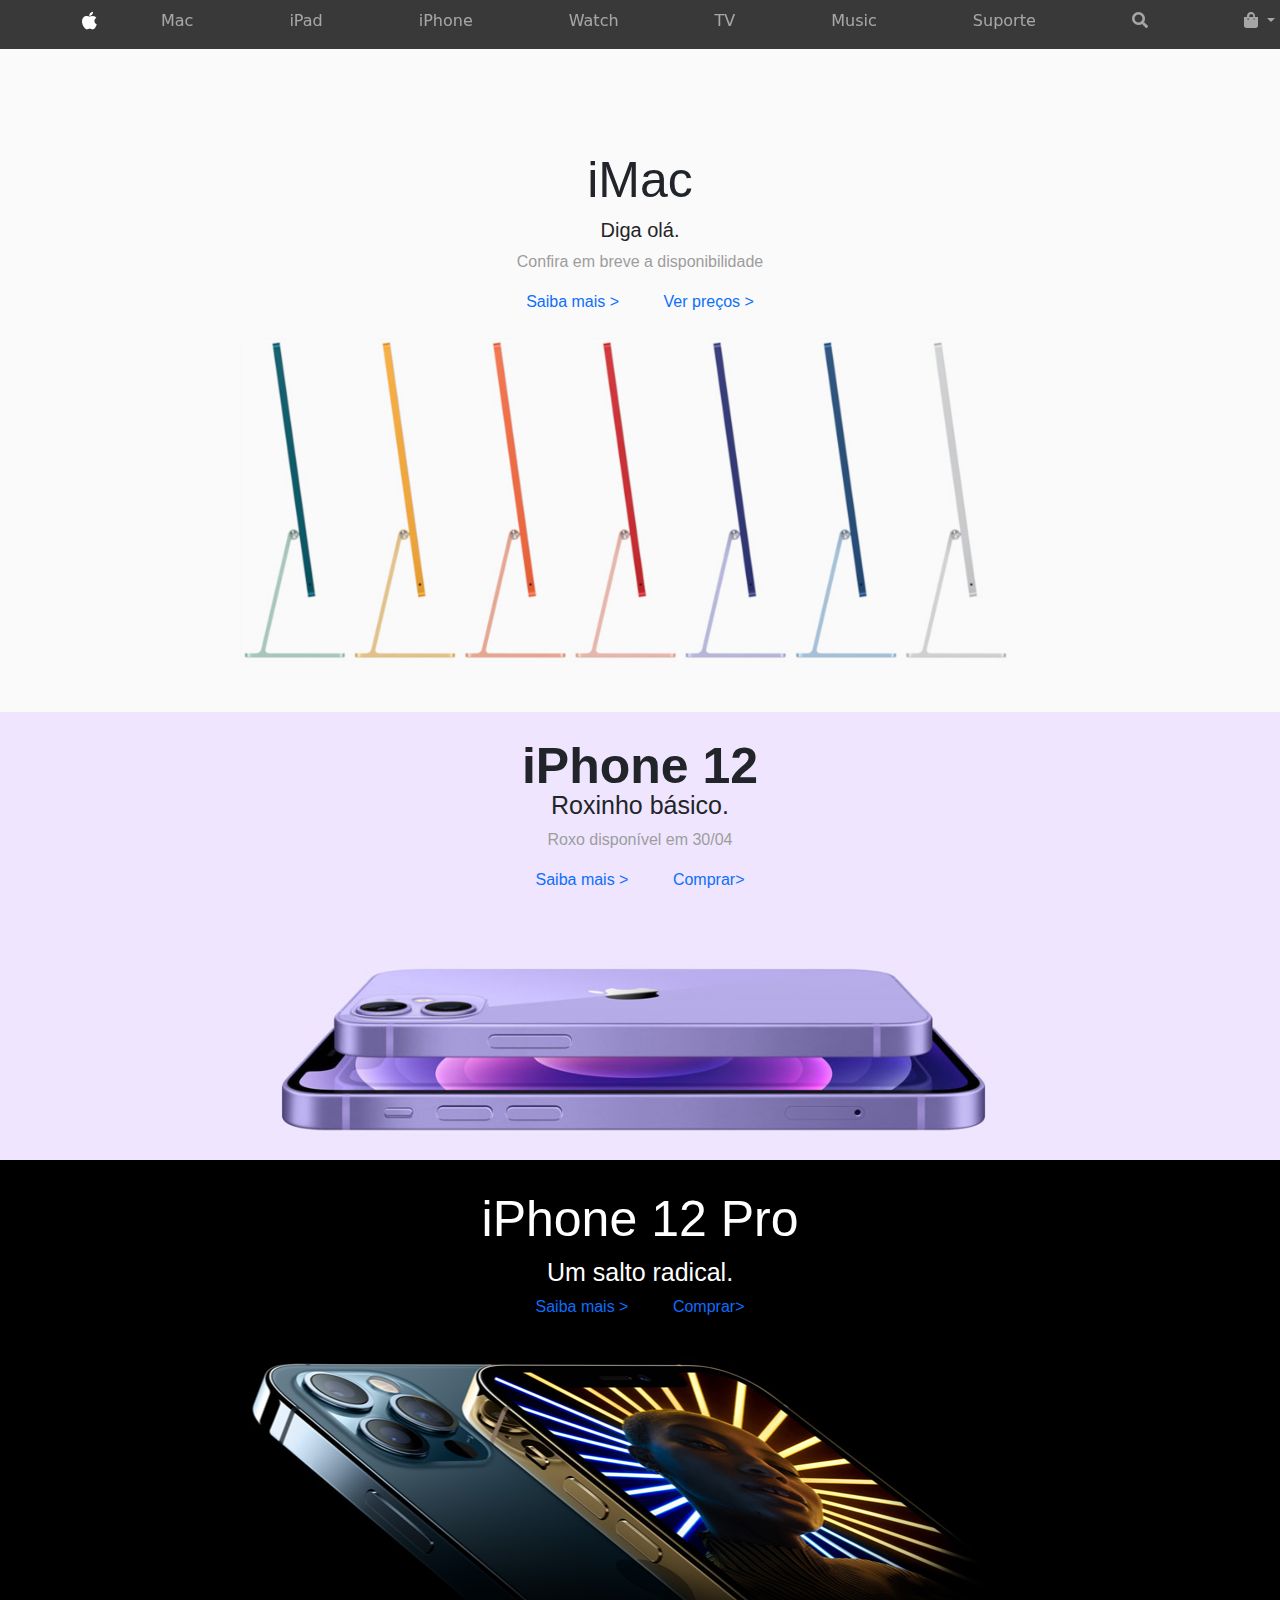
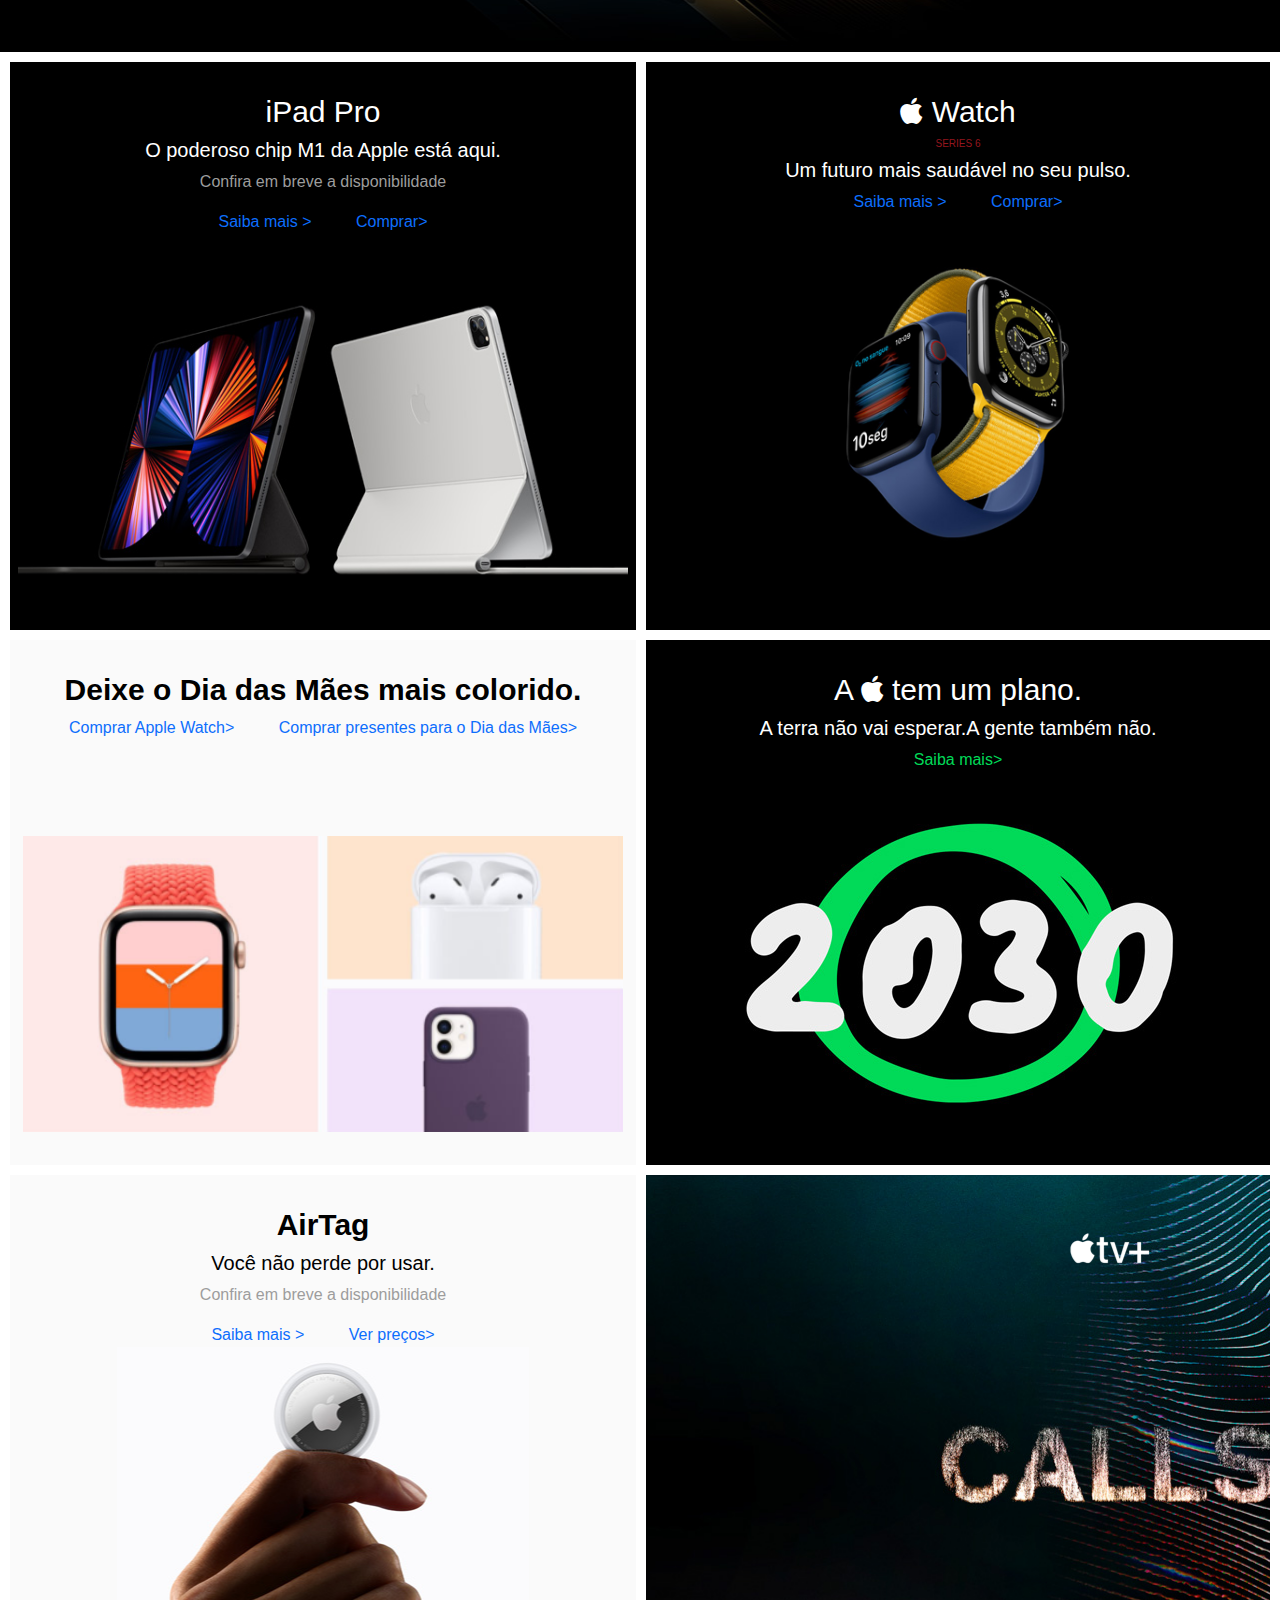
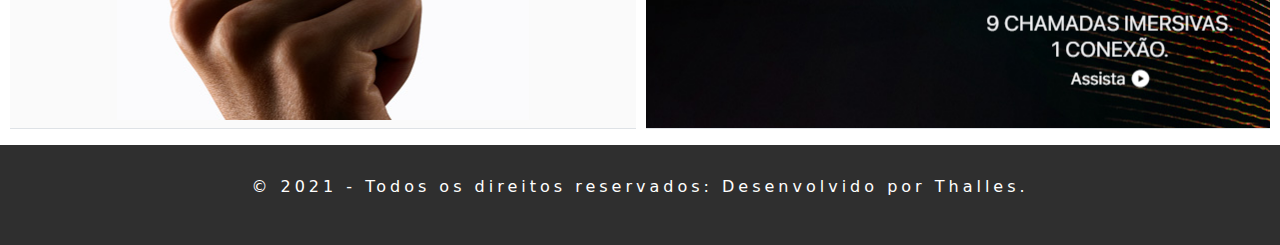
<file: index.html>
<!doctype html>
<html lang="pt-br">
  <head>
    <!-- Required meta tags -->
    <meta charset="utf-8">
    <meta name="viewport" content="width=device-width, initial-scale=1">

    <!-- Bootstrap CSS -->
    <link href="css/bootstrap.min.css" rel="stylesheet">
    <link href="css/css-autoral.css" rel="stylesheet">
    <link href="fontawesome/css/all.css" rel="stylesheet">

    
    <title>Apple (Brasil) [Réplica]</title>
  </head>
  <body>
    <nav id="barra-de-navegacao" class="navbar navbar-expand-lg navbar-dark position-fixed fixed-top w-100">
        <div class="container">
          <a class="navbar-brand" href="index.html"><i class="fab fa-apple"></i></a>
          <button class="navbar-toggler" type="button" data-bs-toggle="collapse" data-bs-target="#navbarSupportedContent" aria-controls="navbarSupportedContent" aria-expanded="false" aria-label="Toggle navigation">
            <span class="navbar-toggler-icon"></span>
          </button>
          <div class="collapse navbar-collapse" id="navbarSupportedContent">
            <ul class="navbar-nav me-auto mb-2 mb-lg-0">
              <li class="nav-item">
                <a class="nav-link" href="#">Mac</a>
              </li>
              <li class="nav-item">
                <a class="nav-link" href="#">iPad</a>
              </li>
              <li class="nav-item">
                <a class="nav-link" href="#">iPhone</a>
              </li>
              <li class="nav-item">
                <a class="nav-link" href="#">Watch</a>
              </li>
              <li class="nav-item">
                <a class="nav-link" href="#">TV</a>
              </li>
              <li class="nav-item">
                <a class="nav-link" href="#">Music</a>
              </li>
              <li class="nav-item">
                <a class="nav-link" href="#">Suporte</a>
              </li>
              <li class="nav-item">
                <a class="nav-link" href="#"><i class="fas fa-search"></i></i></a>
              </li>
              <li class="nav-item dropdown">
                <a class="nav-link dropdown-toggle" href="#" id="navbarDropdown" role="button" data-bs-toggle="dropdown" aria-expanded="false"><i class="fas fa-shopping-bag"></i>
    <!---------------------------------------------------------------------------------------------->
                </a>
                <!--dropdown-->
                <ul class="dropdown-menu" aria-labelledby="navbarDropdown">
                  <li><a class="dropdown-item" href="#">Action</a></li>
                  <li><a class="dropdown-item" href="#">Another action</a></li>
                  <li><hr class="dropdown-divider"></li>
                  <li><a class="dropdown-item" href="#">Something else here</a></li>
                </ul>
            </ul>
            </form>
          </div>
        </div>
    </nav>
    <!---------------------------------------------------------------------------------------------->
    <section class="imac">
      <h1>iMac</h1>
      <h2>Diga olá.</h2>
      <p>Confira em breve a disponibilidade</p>
      <a href=" ">Saiba mais ></a>  <a href=" "> Ver preços ></a><br><br>
      <img src="img/macbooks.jpg" width="800" height="300" class="img-fluid">
    <!---------------------------------------------------------------------------------------------->
    </section>
    <section class="iphone12"><br>
      <h1>iPhone 12</h1>
      <h2>Roxinho básico.</h2>
      <p>Roxo disponível em 30/04</p>
      <a href=" ">Saiba mais ></a>  <a href=" "> Comprar></a><br><br>
      <img src="img\iphone12.png" class="img-fluid">
    </section>
    <!---------------------------------------------------------------------------------------------->    
    <section class="iphone12pro"><br>
      <h1>iPhone 12 Pro</h1>
      <h2>Um salto radical.</h2>
      <a href=" ">Saiba mais ></a>  <a href=" "> Comprar></a><br><br>
      <img src="img\iphone12pro.png" class="img-fluid">
    </section>
    <!---------------------------------------------------------------------------------------------->
    <div class="table-responsive">
      <table class="table">
          <tr>
            <td style="background-color:#000000">  
              <br>
              <h1>iPad Pro</h1>
              <h2>O poderoso chip M1 da Apple está aqui.</h2>
              <p>Confira em breve a disponibilidade</p>
              <a href=" ">Saiba mais ></a>  <a href=" "> Comprar></a><br><br>
              <img src="img\ipadpro.png" class="img-fluid">
              


            </td>
            <td style="background-color:#000000">
              <br>
              <h1><i class="fab fa-apple"></i> Watch</h1>
              <h6>SERIES 6</h6>
              <h2>Um futuro mais saudável no seu pulso.</h2>
              <a href=" ">Saiba mais ></a>  <a href=" "> Comprar></a><br><br>
              <img src="img\watch6.png" class="img-fluid">
              


            </td>
          </tr>
          <!------------------------------------------------------------------------------------------>
          <tr>
            <td style="background-color:#FAFAFA">
              <br>
              <h1 style="color:#000000;"><b>Deixe o Dia das Mães mais colorido.</b></h1>
              <a href=" ">Comprar Apple Watch></a>  <a href=" "> Comprar presentes para o Dia das Mães></a>
              <br><br><br><br><br>
              <img src="img\diadasmães.png" width="600" class="img-fluid"> 

            </td>
            <td style="background-color:#000000">
              <br>
              <h1 style="color:white; "> A <i class="fab fa-apple"></i> tem um plano.</h1>
              <h2>A terra não vai esperar.A gente também não.</h2>
              <a href=" " style="color:#01DA58;">Saiba mais></a><br><br><br>
              <img src="img\2030.png" class="img-fluid"> 
              <br><br><br>
              

            </td>
          </tr>

          <tr>
            <td style="background-color:#FAFAFA"> 
            <br>
            <h1 style="color:#000000;"><b>AirTag</b></h1>
            <h2 style="color:#000000;">Você não perde por usar.</h2>
            <p>Confira em breve a disponibilidade</p>
            <a href=" ">Saiba mais ></a>  <a href=" "> Ver preços></a><br>
            <img src="img\airtag.png" class="img-fluid">
            
            </td> 
            <td background="img\mulédatv+.png" width="auto" style="background-repeat: no-repeat;">
              
              
            </td>
          </tr>
          <!------------------------------------------------------------------------------------------>
      
      </table>
    </div>










    <script src="js/bootstrap.bundle.min.js"></script>
    <footer class="copy">
      <p>&copy; 2021 - Todos os direitos reservados: Desenvolvido por Thalles.</p>
    </footer>
  </body>
</html>
</file>
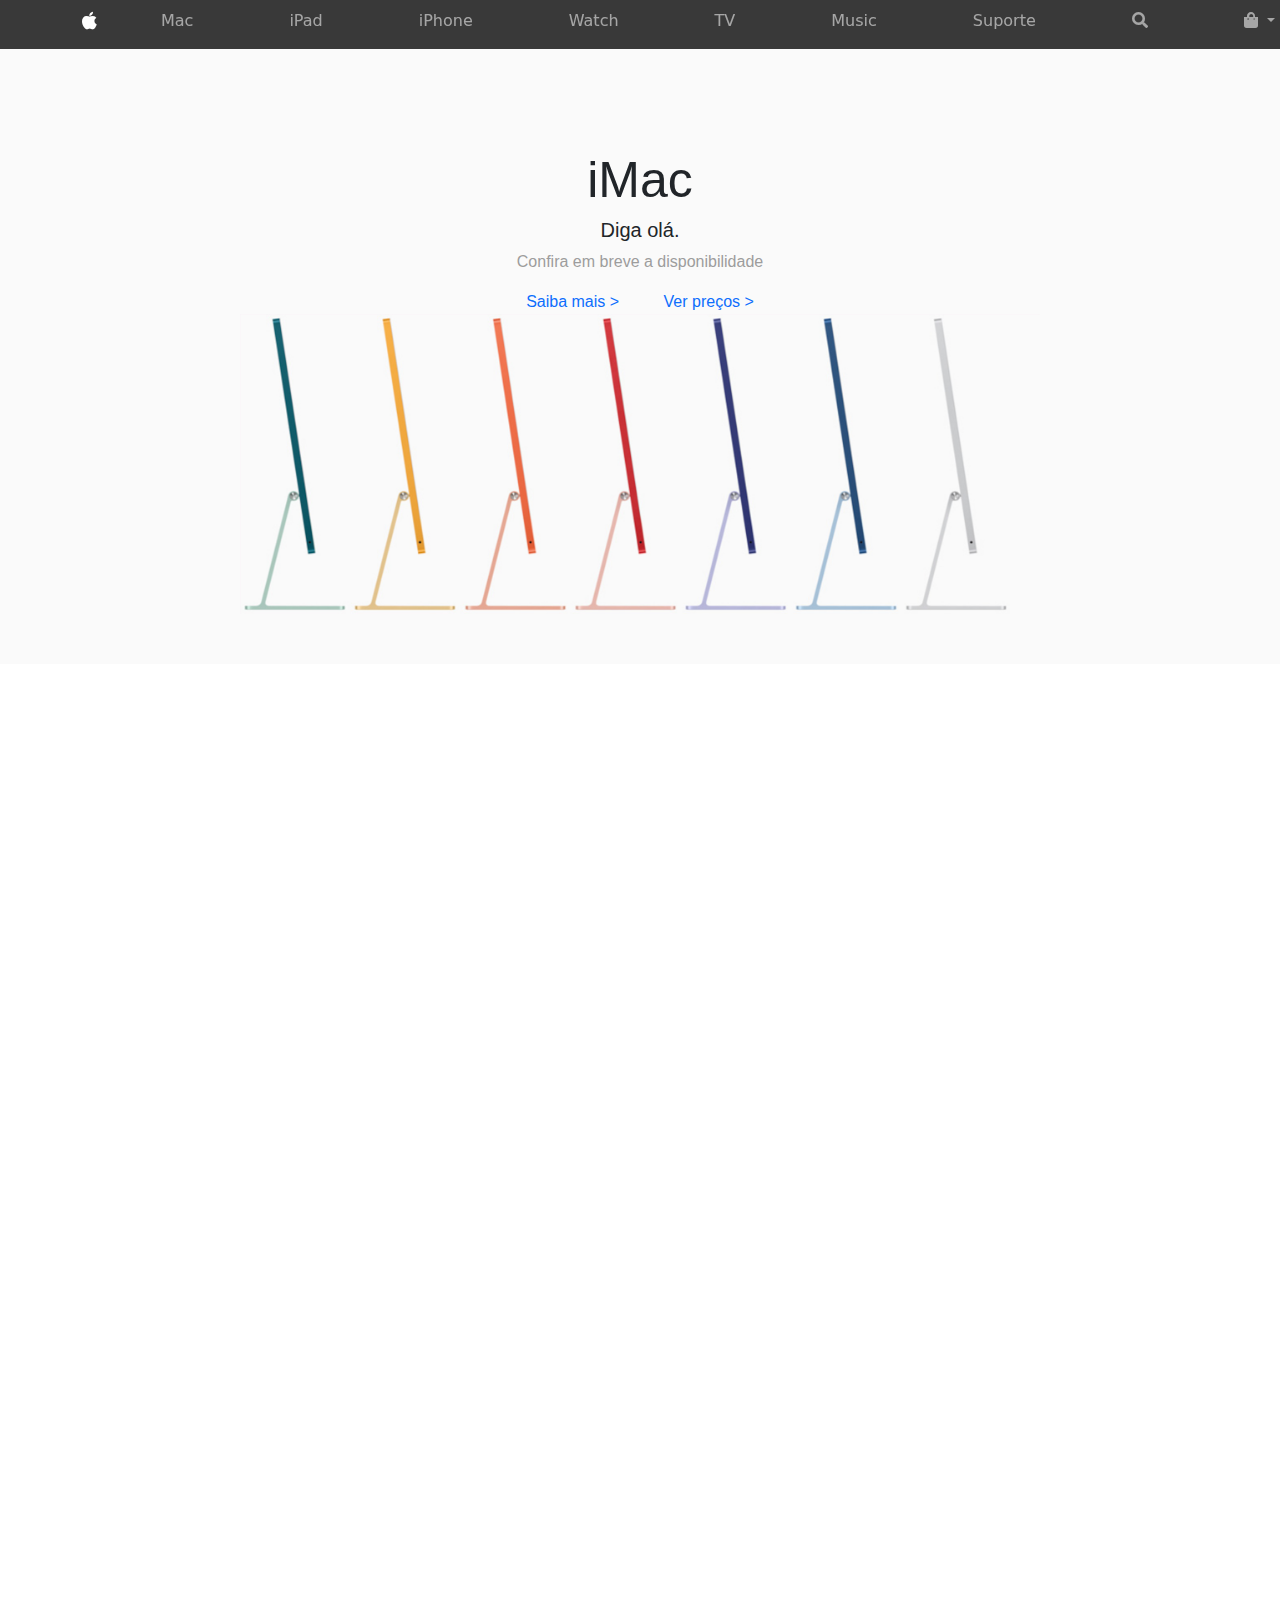
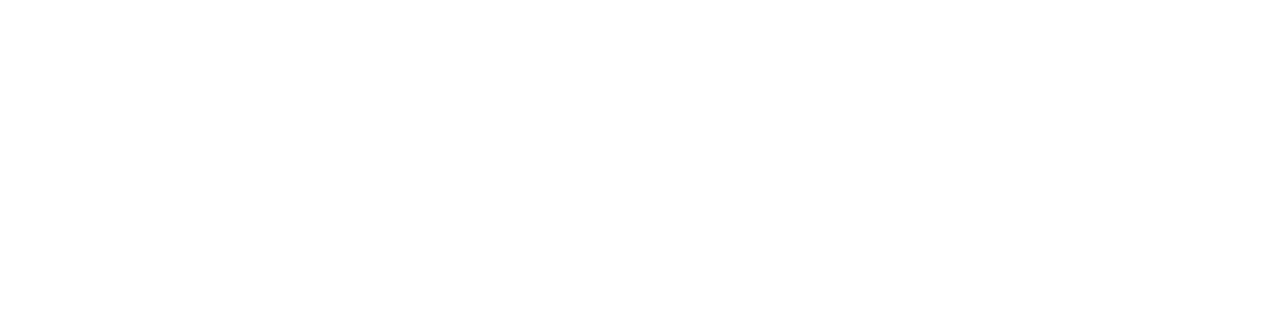
<file: index-bootstrap.html>
<!doctype html>
<html lang="pt-br">
  <head>
    <!-- Required meta tags -->
    <meta charset="utf-8">
    <meta name="viewport" content="width=device-width, initial-scale=1">

    <!-- Bootstrap CSS -->
    <link href="css/bootstrap.min.css" rel="stylesheet">
    <link href="css/css-autoral.css" rel="stylesheet">
    <link href="fontawesome/css/all.css" rel="stylesheet">
    
    <title>Apple (Brasil)</title>
  </head>
  <body>
    <nav id="barra-de-navegacao" class="navbar navbar-expand-lg navbar-dark position-fixed fixed-top w-100">
        <div class="container">
          <a class="navbar-brand" href="index-bootstrap.html"><i class="fab fa-apple"></i></a>
          <button class="navbar-toggler" type="button" data-bs-toggle="collapse" data-bs-target="#navbarSupportedContent" aria-controls="navbarSupportedContent" aria-expanded="false" aria-label="Toggle navigation">
            <span class="navbar-toggler-icon"></span>
          </button>
          <div class="collapse navbar-collapse" id="navbarSupportedContent">
            <ul class="navbar-nav me-auto mb-2 mb-lg-0">
              <li class="nav-item">
                <a class="nav-link" href="#">Mac</a>
              </li>
              <li class="nav-item">
                <a class="nav-link" href="#">iPad</a>
              </li>
              <li class="nav-item">
                <a class="nav-link" href="#">iPhone</a>
              </li>
              <li class="nav-item">
                <a class="nav-link" href="#">Watch</a>
              </li>
              <li class="nav-item">
                <a class="nav-link" href="#">TV</a>
              </li>
              <li class="nav-item">
                <a class="nav-link" href="#">Music</a>
              </li>
              <li class="nav-item">
                <a class="nav-link" href="#">Suporte</a>
              </li>
              <li class="nav-item">
                <a class="nav-link" href="#"><i class="fas fa-search"></i></i></a>
              </li>
              <li class="nav-item dropdown">
                <a class="nav-link dropdown-toggle" href="#" id="navbarDropdown" role="button" data-bs-toggle="dropdown" aria-expanded="false"><i class="fas fa-shopping-bag"></i>
              
                </a>
                <!--dropdown-->
                <ul class="dropdown-menu" aria-labelledby="navbarDropdown">
                  <li><a class="dropdown-item" href="#">Action</a></li>
                  <li><a class="dropdown-item" href="#">Another action</a></li>
                  <li><hr class="dropdown-divider"></li>
                  <li><a class="dropdown-item" href="#">Something else here</a></li>
                </ul>
            </ul>
            </form>
          </div>
        </div>
    </nav>
    <section class="imac">
      <h1>iMac</h1>
      <h2>Diga olá.</h2>
      <p>Confira em breve a disponibilidade</p>
      <a href=" ">Saiba mais ></a>  <a href=" "> Ver preços ></a><br>
      <img src="img/macbooks.jpg" width="800" height="300">
     
    
    </section>
    
   <br>
   <br>
   <br>
   <br>
   <br>
   <br>
   <br>
   <br>
   <br>
   <br>
   <br>
   <br>
   <br>
   <br>
   <br>
   <br>
   <br>
   <br>
   <br>
   <br>
   <br>
   <br>
   <br>
   <br>
   <br>
   <br>
   <br>
   <br>
   <br>
   <br>
   <br>
   <br>
   <br>
   <br>
   <br>
   <br>
   <br>
   <br>
   <br>
   <br>
   <br>
   <br>
   <br>
   <br>
   <br>
   <br>
   <br>
   <br>
   <br>
   <br>
   <br>
   <br>
   <br>
    
    
    
    
    <script src="js/bootstrap.bundle.min.js"></script>
  </body>
</html>
</file>
<file: css/css-autoral.css>
html, body {
    text-align: center;
    
}
.nav-item{
 padding: 0 40px;
}
.navbar{
    padding-top: 1px; 
    opacity: 95%;
    background: rgba(29, 29, 29, 0.92);

}
/*-----------------------------------------------------------------------------------------------*/
.imac{
    padding-top: 150px;
    padding-bottom: 50px;
    background-color: #FAFAFA;
    font-family: "SF Pro Display","SF Pro Icons","Helvetica Neue","Helvetica","Arial",sans-serif;
}
.imac h1{
    font-weight: 520;
    font-size: 50px;
}
.imac h2{
    font-size: 20px;
}
.imac p{
    color: rgb(157, 157, 157);
}
.imac a{
    text-decoration: none;
    padding: 20px;
}

/*-----------------------------------------------------------------------------------------------*/
.iphone12{
    font-family: "SF Pro Display","SF Pro Icons","Helvetica Neue","Helvetica","Arial",sans-serif;
    background-color: #EFE5FE; 
}

.iphone12 h1{
    font-size: 50px;
    font-weight: bold;
    margin-bottom: -10px;
}
.iphone12 h2{
    font-size: 25px;
    margin-top: 4px;
    font-weight: 100;
}
.iphone12 p{
    color: rgb(157, 157, 157);
}
.iphone12 a{
    text-decoration: none;
    padding: 20px;
}

/*-----------------------------------------------------------------------------------------------*/
.iphone12pro{
    font-family: "SF Pro Display","SF Pro Icons","Helvetica Neue","Helvetica","Arial",sans-serif;
    background-color: black;
}
.iphone12pro h1{
    padding-top: 5px;
    color: white;
    font-weight: 100;
    font-size: 50px;
}
.iphone12pro h2{
    color: white;
    font-size: 25px;
}
.iphone12pro a{
    text-decoration: none;
    padding: 20px;
}
/*-----------------------------------------------------------------------------------------------*/
.table{
    font-family: "SF Pro Display","SF Pro Icons","Helvetica Neue","Helvetica","Arial",sans-serif;
    max-width: auto;
    margin-right: 2px;
    font-size: fluid;
   
}
.table td{
    border-top: 10px solid white;
    border-right: 10px solid white;
    border-left: 10px solid white;
}
.table h1{
    font-size: 30px;
    color: white;
}
.table h2{
    font-size: 20px;
    color: white;

}
.table h6{
    color: #94161E;
    font-size: 10px;
}
.table p{
    color:rgb(157, 157, 157);
}
.table a{
    text-decoration: none;
    padding: 20px;
}
/*-----------------------------------------------------------------------------------------------*/
.copy{
    background-color: rgba(29, 29, 29, 0.92);
    height: 100px;
    color: white;

}
.copy p{
    padding-top: 30px;
    margin: 0;
    letter-spacing: 4px;
}
</file>
